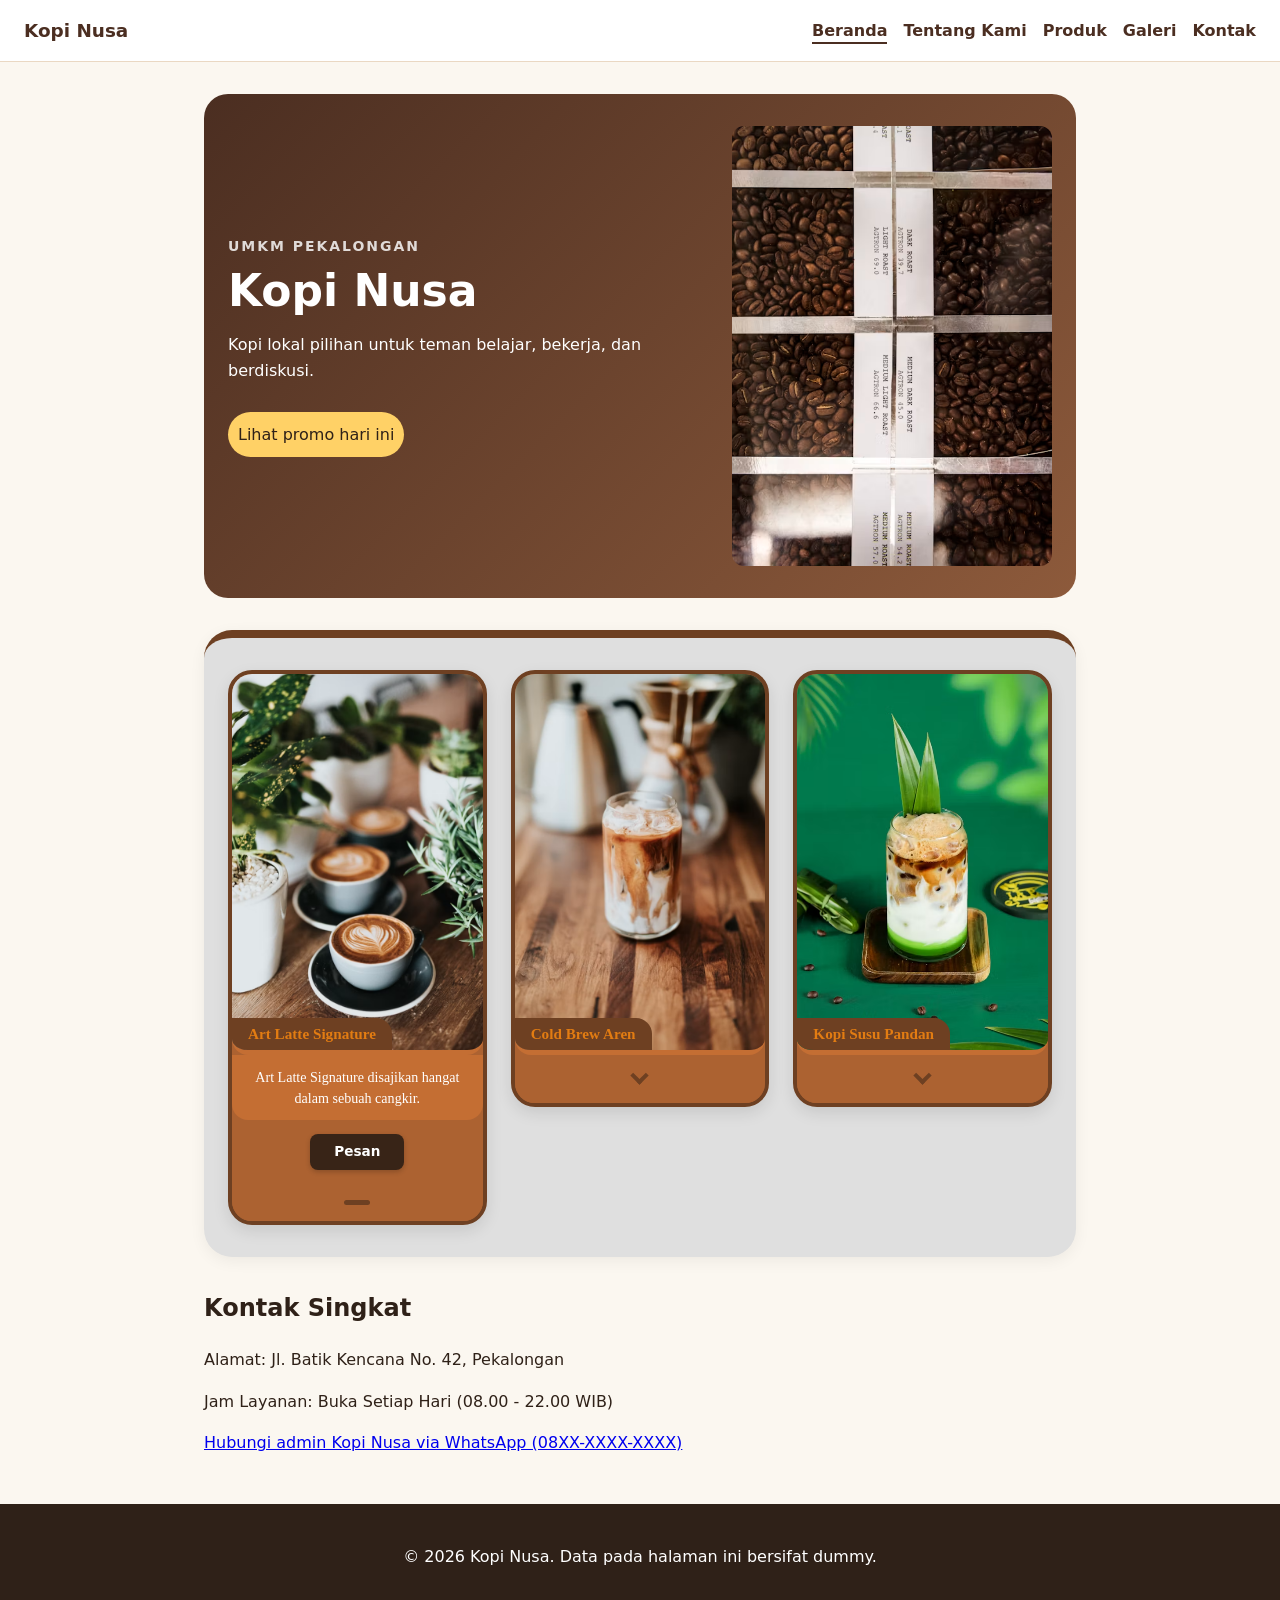
<file: index.html>
<!DOCTYPE html>
<html lang="id">
<head>
    <meta charset="UTF-8"/>
    <meta name="viewport" content="width=device-width, initial-scale=1">
    <title>Kopi Nusa - Beranda</title>
    <link rel="stylesheet" href="css/style.css">
    <script src="js/app.js" defer></script>
</head>
<body>
    <a href="#konten" class="skip-link">Lewati ke konten utama</a>

    <header class="site-header">
        <a class="brand" href="index.html">Kopi Nusa</a>
        <nav class="nav" aria-label="Navigasi utama">
            <ul>
                <li><a aria-current="page" href="index.html">Beranda</a></li>
                <li><a href="tentang.html">Tentang Kami</a></li>
                <li><a href="produk.html">Produk</a></li>
                <li><a href="galeri.html">Galeri</a></li>
                <li><a href="kontak.html">Kontak</a></li>
            </ul>
        </nav>
    </header>

    <main id="konten" class="page">
        <section class="hero" aria-labelledby="hero-title">
            <div class="hero-content">
                <p class="eyebrow">UMKM Pekalongan</p>
                <h1 id="hero-title">Kopi Nusa</h1>
                <p>Kopi lokal pilihan untuk teman belajar, bekerja, dan berdiskusi.</p>
                <button id="promoButton" type="button">Lihat promo hari ini</button>
            </div>
            <img class="hero-image" src="assets/images/etalase-kopi.png" alt="Etalase Kopi Nusa berisi kemasan kopi lokal" width="800" height="600" />
        </section>

        <section class="featured-section" aria-label="Daftar Produk Unggulan">
            <div class="product-container">
                <div class="product-grid">
                    
                    <article class="product-card">
                        <div class="card-image-box">
                            <img src="assets/images/art-latte.png" alt="Secangkir Art Latte Signature hangat" width="400" height="600" loading="lazy" />
                            <div class="card-title-banner">
                                <h3>Art Latte Signature</h3>
                            </div>
                        </div>
                        <div class="card-body">
                            <p>Art Latte Signature disajikan hangat dalam sebuah cangkir.</p>
                            <a href="kontak.html" class="btn-pesan">Pesan</a>
                        </div>
                        <div class="card-footer-toggle">
                            <button type="button" class="btn-toggle" aria-expanded="true" aria-label="Toggle detail Art Latte Signature">
                                <span class="icon-arrow">&#9660;</span>
                            </button>
                        </div>
                    </article>

                    <article class="product-card collapsed">
                        <div class="card-image-box">
                            <img src="assets/images/aren-cold-brew.png" alt="Es Cold Brew Aren segar" width="400" height="600" loading="lazy" />
                            <div class="card-title-banner">
                                <h3>Cold Brew Aren</h3>
                            </div>
                        </div>
                        <div class="card-body">
                            <p>Cold Brew dingin segar dipadukan dengan manis legit gula aren khas Nusantara.</p>
                            <a href="kontak.html" class="btn-pesan">Pesan</a>
                        </div>
                        <div class="card-footer-toggle">
                            <button type="button" class="btn-toggle" aria-expanded="false" aria-label="Toggle detail Cold Brew Aren">
                                <span class="icon-arrow">&#9660;</span>
                            </button>
                        </div>
                    </article>

                    <article class="product-card collapsed">
                        <div class="card-image-box">
                            <img src="assets/images/kopi-susu-pandan.png" 
                                 srcset="assets/images/kopi-susu-pandan.png 400w, assets/images/kopi-susu-pandan.png 800w" 
                                 sizes="(max-width: 600px) 400px, 800px" 
                                 alt="Es kopi susu dengan sirup pandan"
                                 width="400" 
                                 height="600" 
                                 loading="lazy" />
                            <div class="card-title-banner">
                                <h3>Kopi Susu Pandan</h3>
                            </div>
                        </div>
                        <div class="card-body">
                            <p>Es Kopi Susu lembut dengan aroma dan rasa sirup pandan asli yang menyegarkan.</p>
                            <a href="kontak.html" class="btn-pesan">Pesan</a>
                        </div>
                        <div class="card-footer-toggle">
                            <button type="button" class="btn-toggle" aria-expanded="false" aria-label="Toggle detail Kopi Susu Pandan">
                                <span class="icon-arrow">&#9660;</span>
                            </button>
                        </div>
                    </article>

                </div>
            </div>
        </section>

        <section id="kontak-singkat" aria-labelledby="kontak-heading">
            <h2 id="kontak-heading">Kontak Singkat</h2>
            <p>Alamat: Jl. Batik Kencana No. 42, Pekalongan</p>
            <p>Jam Layanan: Buka Setiap Hari (08.00 - 22.00 WIB)</p>
            <p>
                <a href="https://wa.me/+6287643467357" target="_blank" rel="noopener noreferrer">Hubungi admin Kopi Nusa via WhatsApp (08XX-XXXX-XXXX)</a>
            </p>
        </section>
    </main>

    <footer class="site-footer">
        <p>&copy; 2026 Kopi Nusa. Data pada halaman ini bersifat dummy.</p>
    </footer>

    <script src="js/script.js"></script>
</body>
</html>
</file>
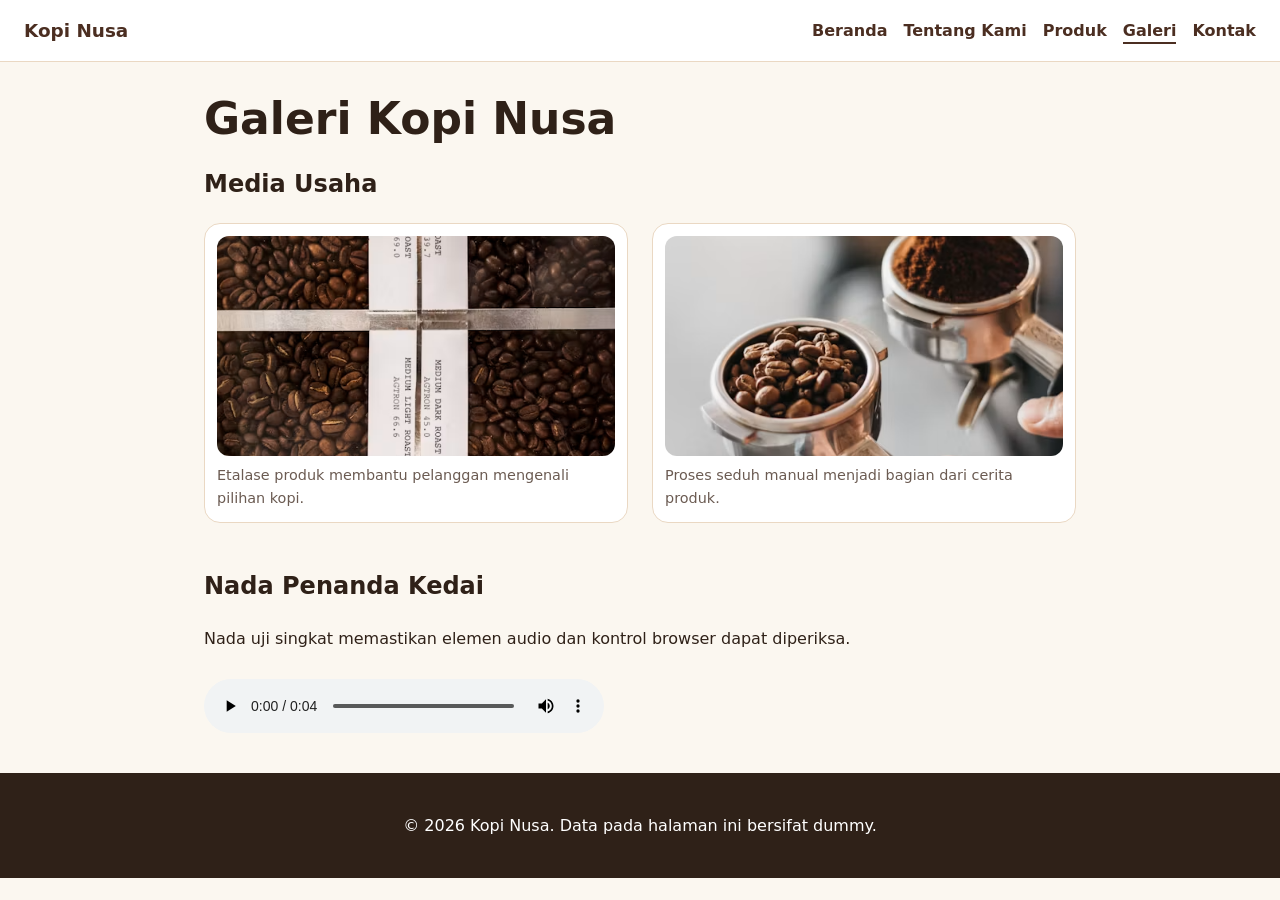
<file: galeri.html>
<!DOCTYPE html>
<html lang="id">
<head>
    <meta charset="utf-8" />
    <meta name="viewport" content="width=device-width, initial-scale=1" />
    <title>Galeri Kopi Nusa - Website UMKM</title>
    <link rel="stylesheet" href="css/style.css" />
    <script src="js/app.js" defer></script>
</head>
<body>
    <a class="skip-link" href="#konten">Lewati ke konten utama</a>
    <header class="site-header">
        <a class="brand" href="index.html">Kopi Nusa</a>
        <nav class="nav" aria-label="Navigasi utama">
            <ul>
                <li><a href="index.html">Beranda</a></li>
                <li><a href="tentang.html">Tentang Kami</a></li>
                <li><a href="produk.html">Produk</a></li>
                <li><a aria-current="page" href="galeri.html">Galeri</a></li>
                <li><a href="kontak.html">Kontak</a></li>
            </ul>
        </nav>
    </header>
    <main id="konten" class="page">
        <h1>Galeri Kopi Nusa</h1>
        
        <section aria-labelledby="media-title">
            <h2 id="media-title">Media Usaha</h2>
            <div class="gallery-grid">
                <figure class="media-card">
                    <img src="assets/images/etalase-kopi.png" alt="Etalase Kopi Nusa berisi kemasan kopi lokal" width="600" height="400" loading="lazy" />
                    <figcaption>Etalase produk membantu pelanggan mengenali pilihan kopi.</figcaption>
                </figure>
                <figure class="media-card">
                    <img src="assets/images/proses-seduh.png" alt="Barista menuang air panas ke dripper kopi" width="600" height="400" loading="lazy" />
                    <figcaption>Proses seduh manual menjadi bagian dari cerita produk.</figcaption>
                </figure>
            </div>
        </section>
        
        <section aria-labelledby="audio-title">
            <h2 id="audio-title">Nada Penanda Kedai</h2>
            <p id="audio-note">Nada uji singkat memastikan elemen audio dan kontrol browser dapat diperiksa.</p>
            <audio controls aria-describedby="audio-note" src="assets/sound/acumalaka.wav">
                Browser Anda tidak mendukung pemutar audio.
            </audio>
        </section>
    </main>
    <footer class="site-footer">
        <p>&copy; 2026 Kopi Nusa. Data pada halaman ini bersifat dummy.</p>
    </footer>
    <script src="js/script.js"></script>
</body>
</html>
</file>
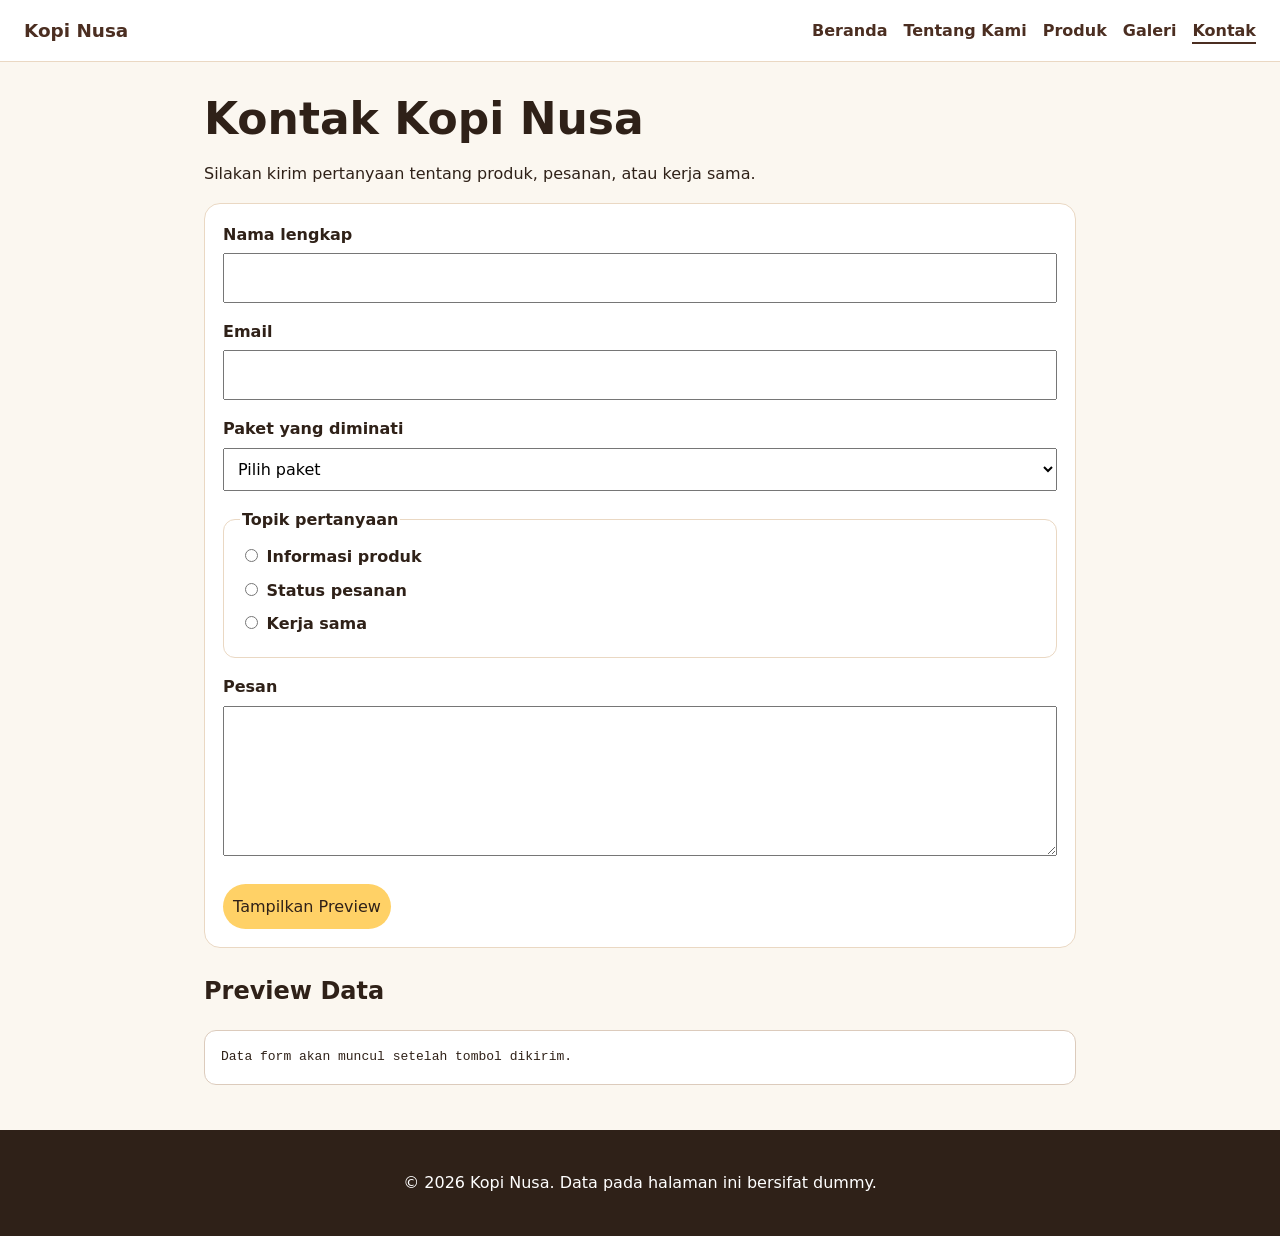
<file: kontak.html>
<!DOCTYPE html>
<html lang="id">
<head>
    <meta charset="UTF-8"/>
    <meta name="viewport" content="width=device-width, initial-scale=1">
    <title>Kontak Kopi Nusa - Website UMKM</title>
    <link rel="stylesheet" href="css/style.css">
    <script src="js/form.js" defer></script>
    <script src="js/app.js" defer></script>
</head>
<body>
    <a href="#konten" class="skip-link">Lewati ke konten utama</a>

    <header class="site-header">
        <a class="brand" href="index.html">Kopi Nusa</a>
        <nav class="nav" aria-label="Navigasi utama">
            <ul>
                <li><a href="index.html">Beranda</a></li>
                <li><a href="tentang.html">Tentang Kami</a></li>
                <li><a href="produk.html">Produk</a></li>
                <li><a href="galeri.html">Galeri</a></li>
                <li><a aria-current="page" href="kontak.html">Kontak</a></li>
            </ul>
        </nav>
    </header>

    <main id="konten" class="page">
        <h1>Kontak Kopi Nusa</h1>
        <p>Silakan kirim pertanyaan tentang produk, pesanan, atau kerja sama.</p>

        <form id="form-kontak" action="#" method="post">
            <div class="field">
                <label for="nama">Nama lengkap</label>
                <input id="nama" name="nama" type="text" autocomplete="name" required minlength="3" />
            </div>

            <div class="field">
                <label for="email">Email</label>
                <input id="email" name="email" type="email" autocomplete="email" required />
            </div>

            <div class="field">
                <label for="paket">Paket yang diminati</label>
                <select id="paket" name="paket" required>
                    <option value="">Pilih paket</option>
                    <option value="rumahan">Paket rumahan</option>
                    <option value="kantor">Paket kantor</option>
                    <option value="reseller">Paket reseller</option>
                </select>
            </div>

            <fieldset>
                <legend>Topik pertanyaan</legend>
                <label><input type="radio" name="topik" value="produk" required /> Informasi produk</label>
                <label><input type="radio" name="topik" value="pesanan" /> Status pesanan</label>
                <label><input type="radio" name="topik" value="kerja-sama" /> Kerja sama</label>
            </fieldset>

            <div class="field">
                <label for="pesan">Pesan</label>
                <textarea id="pesan" name="pesan" rows="5" required minlength="10"></textarea>
            </div>

            <button type="submit">Tampilkan Preview</button>
        </form>

        <section aria-labelledby="preview-title">
            <h2 id="preview-title">Preview Data</h2>
            <pre id="preview-form" aria-live="polite">Data form akan muncul setelah tombol dikirim.</pre>
        </section>
    </main>

    <footer class="site-footer">
        <p>&copy; 2026 Kopi Nusa. Data pada halaman ini bersifat dummy.</p>
    </footer>

    <script src="js/script.js"></script>
</body>
</html>
</file>
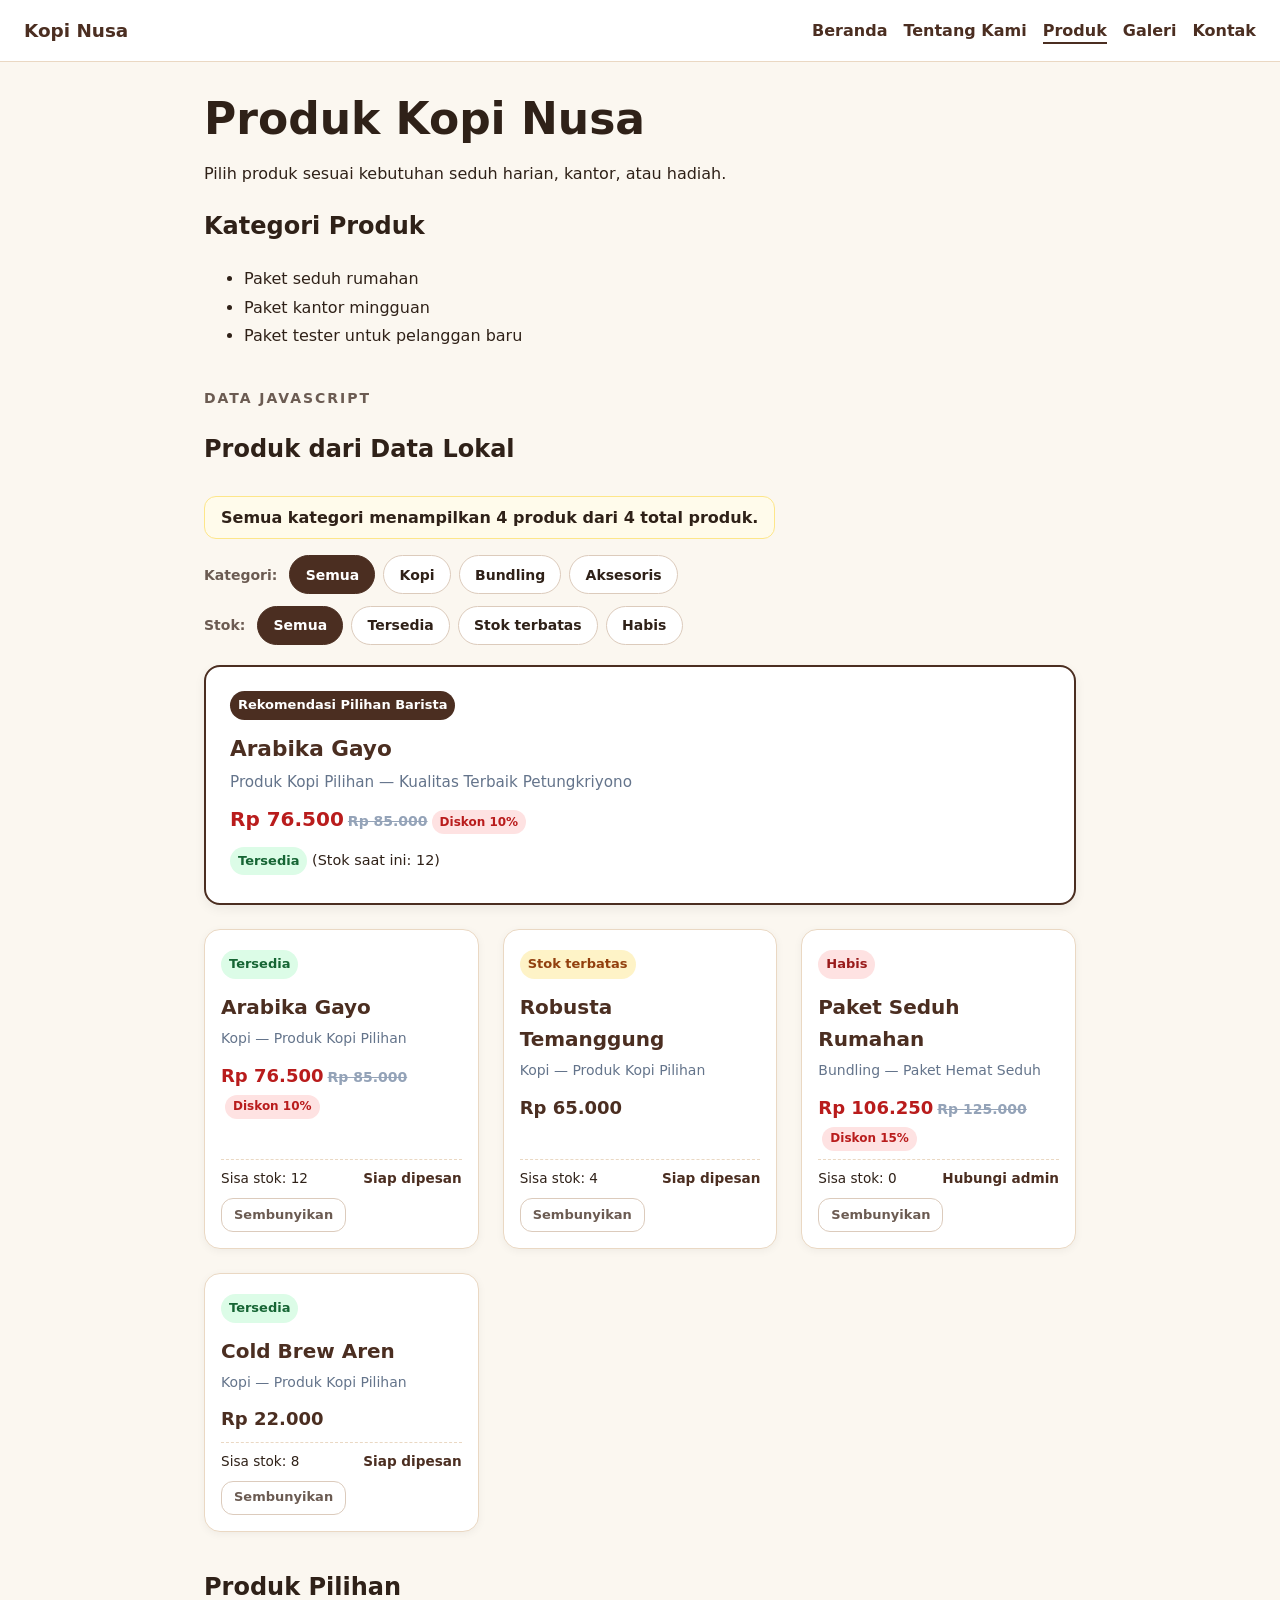
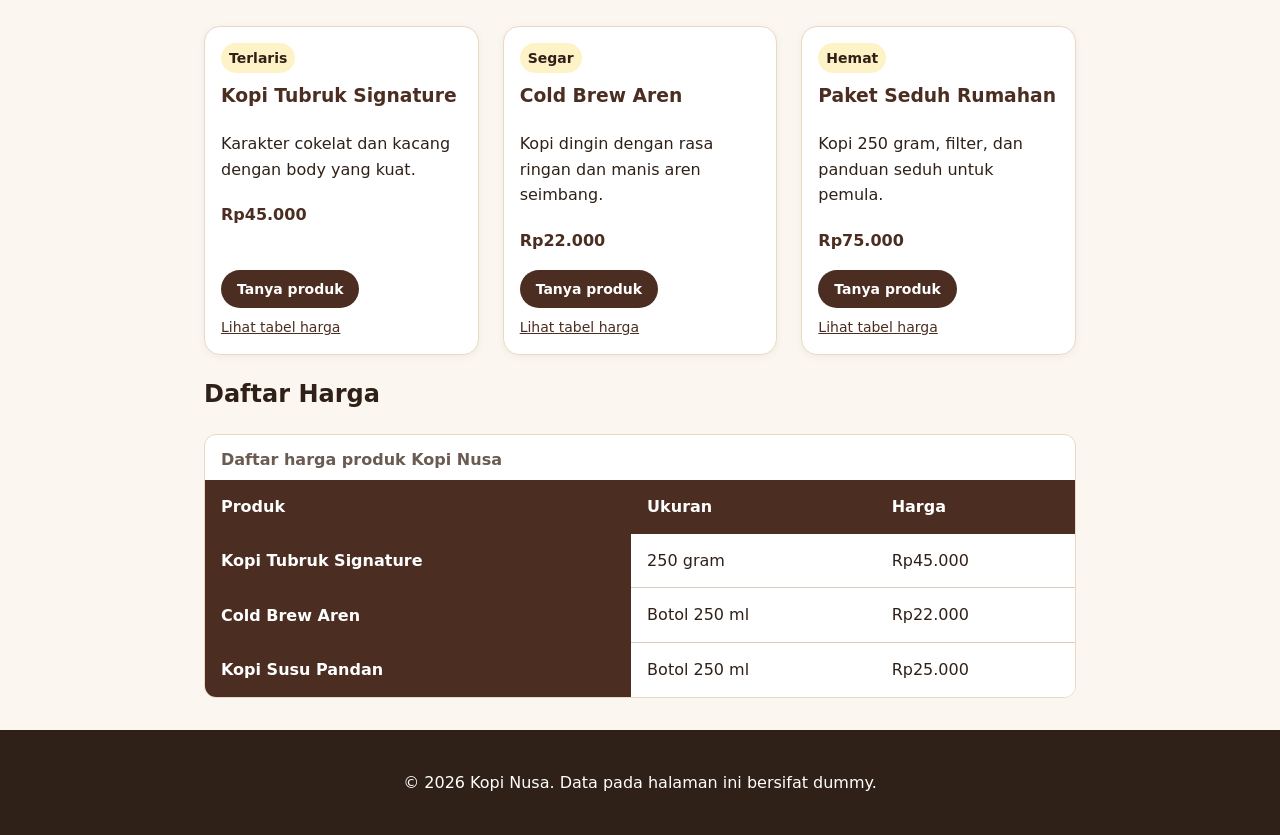
<file: produk.html>
<!DOCTYPE html>
<html lang="id">
<head>
    <meta charset="utf-8" />
    <meta name="viewport" content="width=device-width, initial-scale=1" />
    <title>Produk Kopi Nusa - Website UMKM</title>
    <link rel="stylesheet" href="css/style.css" />
    <script src="js/app.js" defer></script>
</head>
<body>
    <a class="skip-link" href="#konten">Lewati ke konten utama</a>
    <header class="site-header">
        <a class="brand" href="index.html">Kopi Nusa</a>
        <nav class="nav" aria-label="Navigasi utama">
            <ul>
                <li><a href="index.html">Beranda</a></li>
                <li><a href="tentang.html">Tentang Kami</a></li>
                <li><a aria-current="page" href="produk.html">Produk</a></li>
                <li><a href="galeri.html">Galeri</a></li>
                <li><a href="kontak.html">Kontak</a></li>
            </ul>
        </nav>
    </header>
    <main id="konten" class="page">
        <h1>Produk Kopi Nusa</h1>
        <p>Pilih produk sesuai kebutuhan seduh harian, kantor, atau hadiah.</p>
        
        <section aria-labelledby="kategori-title">
            <h2 id="kategori-title">Kategori Produk</h2>
            <ul>
                <li>Paket seduh rumahan</li>
                <li>Paket kantor mingguan</li>
                <li>Paket tester untuk pelanggan baru</li>
            </ul>
        </section>

        <section class="section" aria-labelledby="produk-dinamis-title">
            <div class="section-header">
                <p class="eyebrow">Data JavaScript</p>
                <h2 id="produk-dinamis-title">Produk dari Data Lokal</h2>
                <p id="produk-ringkasan" class="produk-status">Data produk akan dimuat melalui JavaScript.</p>
            </div>
            <div class="filter-bar" role="group" aria-label="Filter kategori produk">
                <span class="filter-label">Kategori:</span>
                <button type="button" class="filter-button is-active" data-filter="Semua">Semua</button>
                <button type="button" class="filter-button" data-filter="Kopi">Kopi</button>
                <button type="button" class="filter-button" data-filter="Bundling">Bundling</button>
                <button type="button" class="filter-button" data-filter="Aksesoris">Aksesoris</button>
            </div>
            <div class="filter-bar filter-bar-secondary" role="group" aria-label="Filter status stok produk">
                <span class="filter-label">Stok:</span>
                <button type="button" class="filter-button is-active" data-filter-stok="Semua">Semua</button>
                <button type="button" class="filter-button" data-filter-stok="Tersedia">Tersedia</button>
                <button type="button" class="filter-button" data-filter-stok="Stok terbatas">Stok terbatas</button>
                <button type="button" class="filter-button" data-filter-stok="Habis">Habis</button>
            </div>
            <div id="produk-unggulan" class="js-featured-card"></div>
            <div id="produk-dinamis" class="js-product-grid" aria-live="polite"></div>
        </section>

        <section aria-labelledby="produk-pilihan-title">
            <h2 id="produk-pilihan-title">Produk Pilihan</h2>
            <div class="product-grid">
                <article class="product-card">
                    <span class="product-badge">Terlaris</span>
                    <h3>Kopi Tubruk Signature</h3>
                    <p>Karakter cokelat dan kacang dengan body yang kuat.</p>
                    <p class="price">Rp45.000</p>
                    <div class="card-actions">
                        <a class="button" href="kontak.html">Tanya produk</a>
                        <a href="#harga-title">Lihat tabel harga</a>
                    </div>
                </article>

                <article class="product-card">
                    <span class="product-badge">Segar</span>
                    <h3>Cold Brew Aren</h3>
                    <p>Kopi dingin dengan rasa ringan dan manis aren seimbang.</p>
                    <p class="price">Rp22.000</p>
                    <div class="card-actions">
                        <a class="button" href="kontak.html">Tanya produk</a>
                        <a href="#harga-title">Lihat tabel harga</a>
                    </div>
                </article>

                <article class="product-card">
                    <span class="product-badge">Hemat</span>
                    <h3>Paket Seduh Rumahan</h3>
                    <p>Kopi 250 gram, filter, dan panduan seduh untuk pemula.</p>
                    <p class="price">Rp75.000</p>
                    <div class="card-actions">
                        <a class="button" href="kontak.html">Tanya produk</a>
                        <a href="#harga-title">Lihat tabel harga</a>
                    </div>
                </article>
            </div>
        </section>

        <section aria-labelledby="harga-title">
            <h2 id="harga-title">Daftar Harga</h2>
            <div class="table-container" tabindex="0" role="region" aria-labelledby="harga-caption">
                <table>
                    <caption id="harga-caption">Daftar harga produk Kopi Nusa</caption>
                    <thead>
                        <tr>
                            <th scope="col">Produk</th>
                            <th scope="col">Ukuran</th>
                            <th scope="col">Harga</th>
                        </tr>
                    </thead>
                    <tbody>
                        <tr>
                            <th scope="row">Kopi Tubruk Signature</th>
                            <td>250 gram</td>
                            <td>Rp45.000</td>
                        </tr>
                        <tr>
                            <th scope="row">Cold Brew Aren</th>
                            <td>Botol 250 ml</td>
                            <td>Rp22.000</td>
                        </tr>
                        <tr>
                            <th scope="row">Kopi Susu Pandan</th>
                            <td>Botol 250 ml</td>
                            <td>Rp25.000</td>
                        </tr>
                    </tbody>
                </table>
            </div>
        </section>
    </main>

    <footer class="site-footer">
        <p>&copy; 2026 Kopi Nusa. Data pada halaman ini bersifat dummy.</p>
    </footer>
    
    <script src="js/script.js"></script>
</body>
</html>
</file>
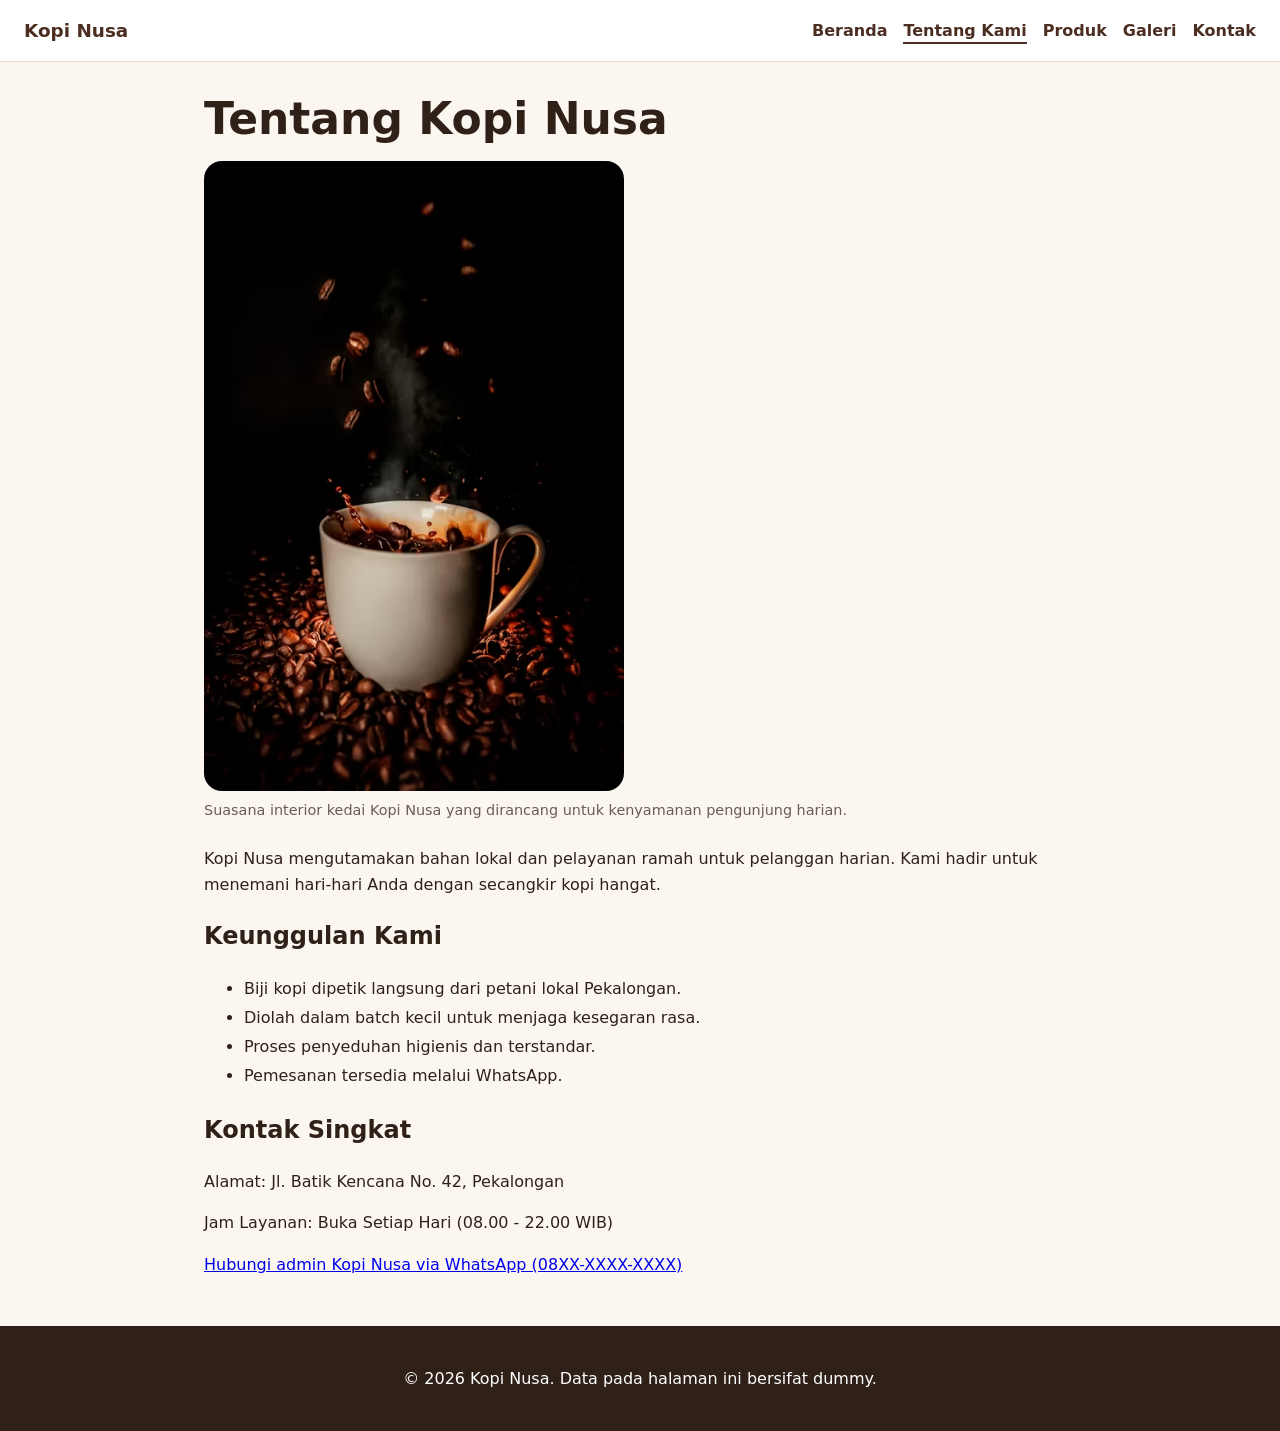
<file: tentang.html>
<!DOCTYPE html>
<html lang="id">
<head>
    <meta charset="UTF-8"/>
    <meta name="viewport" content="width=device-width, initial-scale=1">
    <title>Tentang Kami - Kopi Nusa</title>
    <link rel="stylesheet" href="css/style.css">
    <script src="js/app.js" defer></script>
</head>
<body>
    <a href="#konten" class="skip-link">Lewati ke konten utama</a>

    <header class="site-header">
        <a class="brand" href="index.html">Kopi Nusa</a>
        <nav class="nav" aria-label="Navigasi utama">
            <ul>
                <li><a href="index.html">Beranda</a></li>
                <li><a aria-current="page" href="tentang.html">Tentang Kami</a></li>
                <li><a href="produk.html">Produk</a></li>
                <li><a href="galeri.html">Galeri</a></li>
                <li><a href="kontak.html">Kontak</a></li>
            </ul>
        </nav>
    </header>

    <main id="konten" class="page">
        <section id="profil" aria-labelledby="profil-title">
            <h1 id="profil-title">Tentang Kopi Nusa</h1>
            
            <figure>
                <img class="profile-image" src="assets/images/profil.png" alt="Area tempat duduk pelanggan di Kopi Nusa dengan desain interior kayu bergaya industrial" width="600" height="400" loading="lazy" />
                <figcaption>Suasana interior kedai Kopi Nusa yang dirancang untuk kenyamanan pengunjung harian.</figcaption>
            </figure>
            
            <p>Kopi Nusa mengutamakan bahan lokal dan pelayanan ramah untuk pelanggan harian. Kami hadir untuk menemani hari-hari Anda dengan secangkir kopi hangat.</p>
        </section>

        <section aria-labelledby="keunggulan-title">
            <h2 id="keunggulan-title">Keunggulan Kami</h2>
            <ul>
                <li>Biji kopi dipetik langsung dari petani lokal Pekalongan.</li>
                <li>Diolah dalam batch kecil untuk menjaga kesegaran rasa.</li>
                <li>Proses penyeduhan higienis dan terstandar.</li>
                <li>Pemesanan tersedia melalui WhatsApp.</li>
            </ul>
        </section>

        <section id="kontak-singkat" aria-labelledby="kontak-heading">
            <h2 id="kontak-heading">Kontak Singkat</h2>
            <p>Alamat: Jl. Batik Kencana No. 42, Pekalongan</p>
            <p>Jam Layanan: Buka Setiap Hari (08.00 - 22.00 WIB)</p>
            <p>
                <a href="https://wa.me/+6287643467357" target="_blank" rel="noopener noreferrer">Hubungi admin Kopi Nusa via WhatsApp (08XX-XXXX-XXXX)</a>
            </p>
        </section>
    </main>

    <footer class="site-footer">
        <p>&copy; 2026 Kopi Nusa. Data pada halaman ini bersifat dummy.</p>
    </footer>

    <script src="js/script.js"></script>
</body>
</html>
</file>
<file: css/style.css>
:root {
  --color-bg: #fbf7f0;
  --color-text: #2f2118;
  --color-primary: #4b2e21;
  --color-primary-gradient-end: #8d5a3b;
  --color-primary-hover: #361f15;
  --color-primary-strong: #2f2118;
  --color-muted: #6b5b52;
  --color-surface: #ffffff;
  --color-border: #ead8c3;
  --color-border-subtle: #dccbbc;
  --color-focus: #2563eb;
  --color-accent: #ffd166;

  --space-1: 4px;
  --space-2: 8px;
  --space-3: 16px;
  --space-4: 24px;
  --space-5: 32px;

  --container-max-width: 920px;
  --radius-sm: 8px;
  --radius-md: 12px;
  --radius-lg: 16px;
  --radius-xl: 24px;
  --radius-full: 999px;

  --font-base: system-ui, -apple-system, BlinkMacSystemFont, "Segoe UI", sans-serif;
}

*,
*::before,
*::after {
  box-sizing: border-box;
}

body {
  margin: 0;
  background: var(--color-bg);
  color: var(--color-text);
  font-family: var(--font-base);
  line-height: 1.6;
}

main.page {
  width: min(100%, var(--container-max-width));
  margin: 0 auto;
  padding: clamp(16px, 4vw, 32px) clamp(12px, 3.5vw, 24px);
}

.skip-link { 
  position: absolute; 
  left: -9999px; 
  padding: 8px 12px; 
  color: var(--color-surface); 
  background: var(--color-text); 
  z-index: 1000;
}

.skip-link:focus { 
  top: 8px; 
  left: 8px; 
}

a:focus-visible, 
button:focus-visible, 
input:focus-visible, 
select:focus-visible, 
textarea:focus-visible { 
  outline: 3px solid var(--color-focus); 
  outline-offset: 2px; 
}

.site-header {
  position: sticky;
  top: 0;
  z-index: 100;
  width: 100%;
  padding: clamp(12px, 3vw, 16px) clamp(12px, 3.5vw, 24px);
  background: var(--color-surface);
  border-bottom: 1px solid var(--color-border);
  display: flex;
  flex-direction: column;
  gap: var(--space-2);
  align-items: center;
  text-align: center;
}

.brand {
  margin-bottom: 0;
  color: var(--color-primary);
  font-weight: 800;
  font-size: 1.15rem;
  text-decoration: none;
  flex-shrink: 0;
}

.nav {
  display: flex;
  justify-content: center;
  width: 100%;
}

.nav ul {
  display: flex;
  gap: var(--space-2);
  flex-wrap: wrap;
  justify-content: center;
  list-style: none;
  margin: 0;
  padding: 0;
}

.nav li {
  margin: 0;
}

.nav a {
  color: var(--color-primary);
  font-weight: 700;
  text-decoration: none;
  transition: opacity 0.2s ease;
}

.nav a:hover {
  opacity: 0.7;
}

.nav a[aria-current="page"] { 
  font-weight: 800;
  border-bottom: 2px solid var(--color-primary); 
  padding-bottom: 2px;
}

.hero {
  display: grid;
  grid-template-columns: 1fr;
  gap: var(--space-3);
  align-items: center;
  padding: clamp(20px, 5vw, 36px) clamp(16px, 4vw, 28px);
  border-radius: var(--radius-lg);
  background: linear-gradient(135deg, var(--color-primary), var(--color-primary-gradient-end));
  color: var(--color-surface);
}

.hero-image {
  width: 100%;
  border-radius: var(--radius-md);
  display: block;
  object-fit: cover;
}

.eyebrow {
  margin: 0 0 8px;
  font-size: 0.875rem;
  font-weight: 800;
  letter-spacing: 0.14em;
  text-transform: uppercase;
  color: var(--color-muted);
}

.hero .eyebrow {
  color: inherit;
  opacity: 0.82;
}

h1 {
  margin: 0 0 16px 0;
  font-size: clamp(1.75rem, 5vw, 2.75rem);
  line-height: 1.15;
}

.products {
  padding-left: 1.2rem;
}

.profile-image {
  width: 100%;
  max-width: 420px;
  border-radius: 18px;
  object-fit: cover;
}

main ul {
  line-height: 1.8;
}

button {
  padding: 12px 18px;
  margin-top: 12px;
  color: var(--color-text);
  font-weight: 700;
  cursor: pointer;
  background: var(--color-accent);
  border: 0;
  border-radius: var(--radius-full);
}

form {
  background: var(--color-surface);
  border: 1px solid var(--color-border);
  border-radius: var(--radius-lg);
  padding: 18px;
  margin-bottom: 24px;
}

.field {
  display: block;
  margin-bottom: 16px;
}

.field label {
  display: block;
  margin-bottom: 6px;
}

.field input,
.field select,
.field textarea {
  display: block;
  width: 100%;
  margin-top: 6px;
}

label,
legend {
  font-weight: 700;
}

input,
select,
textarea,
button {
  font: inherit;
  padding: 10px;
}

fieldset {
  display: block;
  margin: 0 0 16px;
  padding: 12px 16px;
  border: 1px solid var(--color-border);
  border-radius: var(--radius-md);
}

fieldset label {
  display: block;
  margin-bottom: 8px;
}

#preview-form {
  padding: 16px;
  white-space: pre-wrap;
  background: var(--color-surface);
  border: 1px solid var(--color-border-subtle);
  border-radius: var(--radius-md);
}

img { 
  max-width: 100%; 
  height: auto; 
  display: block;
}

figure { 
  margin: 0 0 24px; 
}

figcaption { 
  margin-top: 8px; 
  color: var(--color-muted); 
  font-size: 0.9rem;
}

audio {
  width: 100%;
  max-width: 400px;
  margin-top: 12px;
}

.table-container {
  width: 100%;
  overflow-x: auto;
  -webkit-overflow-scrolling: touch;
  border-radius: var(--radius-md);
  margin-top: 16px;
  border: 1px solid var(--color-border);
  background: var(--color-surface);
}

.table-container:focus-visible {
  outline: 3px solid var(--color-focus);
  outline-offset: 2px;
}

table { 
  width: 100%; 
  min-width: 480px;
  border-collapse: separate; 
  border-spacing: 0;
  background: var(--color-surface);
  border: none;
  overflow: hidden;
  margin: 0;
}

caption { 
  padding: 12px 16px 8px;
  margin-bottom: 0; 
  font-weight: 700; 
  text-align: left; 
  color: var(--color-muted);
}

th,
td { 
  padding: 14px 16px; 
  text-align: left; 
  border-bottom: 1px solid var(--color-border-subtle); 
}

th {
  background-color: var(--color-primary);
  color: var(--color-surface);
  font-weight: 700;
  border-bottom: none;
}

tbody tr:last-child td {
  border-bottom: none;
}

tbody tr:hover {
  background-color: var(--color-bg);
  transition: background-color 0.2s ease;
}

.site-footer {
  padding: 24px;
  background: var(--color-text);
  color: var(--color-surface);
  text-align: center;
}

.product-grid {
  display: grid;
  grid-template-columns: 1fr;
  gap: var(--space-3);
  align-items: stretch;
}

.gallery-grid {
  display: grid;
  grid-template-columns: 1fr;
  gap: var(--space-3);
  align-items: start;
}

.product-card {
  display: flex;
  flex-direction: column;
  position: relative;
  width: 100%;
  max-width: 100%;
  margin: 0;
  font-size: 1rem;
  text-align: left;
  background: var(--color-surface);
  border: 1px solid var(--color-border);
  border-radius: var(--radius-lg);
  padding: var(--space-3);
  box-shadow: 0 2px 8px rgba(0, 0, 0, 0.05);
}

.product-card h3 {
  margin: var(--space-2) 0 var(--space-1);
  color: var(--color-primary);
}

.product-card .price {
  font-weight: 700;
  color: var(--color-primary);
  margin: var(--space-1) 0 var(--space-3);
}

.product-badge {
  align-self: flex-start;
  padding: 0.25rem var(--space-2);
  color: var(--color-primary-strong);
  font-size: 0.875rem;
  font-weight: 800;
  background: #fef3c7;
  border-radius: 999px;
}

.card-actions {
  display: flex;
  gap: var(--space-2);
  align-items: center;
  flex-wrap: wrap;
  margin-top: auto;
}

.card-actions a.button {
  display: inline-block;
  padding: 8px 16px;
  background: var(--color-primary);
  color: var(--color-surface);
  text-decoration: none;
  font-weight: 700;
  font-size: 0.875rem;
  border-radius: var(--radius-full);
  transition: background-color 0.2s ease;
}

.card-actions a.button:hover {
  background: var(--color-primary-hover);
}

.card-actions a:not(.button) {
  color: var(--color-primary);
  font-size: 0.875rem;
  text-decoration: underline;
}

.featured-section {
  max-width: 100%;
  margin: clamp(20px, 4vw, 32px) 0;
  position: relative;
  z-index: 1;
}

.featured-section .product-container {
  background-color: #dfdfdf;
  border-top: 8px solid #6e4022;
  border-radius: clamp(16px, 4vw, 28px);
  padding: clamp(18px, 4vw, 32px) clamp(14px, 3.5vw, 24px);
  margin: clamp(16px, 3.5vw, 28px) 0;
  box-shadow: 0 4px 16px rgba(0, 0, 0, 0.06);
}

.featured-section .product-grid {
  align-items: start;
}

.featured-section .product-card {
  height: auto;
  align-self: start;
  background-color: #ac6231;
  border: 4px solid #6e4022;
  border-radius: 24px;
  padding: 0;
  overflow: hidden;
  box-shadow: 0 6px 16px rgba(0, 0, 0, 0.1);
  transition: box-shadow 0.25s ease;
}

.card-image-box {
  position: relative;
  width: 100%;
  overflow: hidden;
  border-radius: 0 0 16px 16px;
  border-bottom: 5px solid #c46e33;
}

.card-image-box img {
  width: 100%;
  aspect-ratio: 2 / 3;
  object-fit: cover;
  display: block;
}

.card-title-banner {
  position: absolute;
  bottom: 0;
  left: 0;
  right: auto;
  background-color: #6e4022;
  border-radius: 0 16px 0 0;
  padding: 6px 16px;
  z-index: 2;
  max-width: 85%;
  box-sizing: border-box;
}

.card-title-banner h3 {
  margin: 0;
  color: #e27c12;
  font-family: Georgia, "Times New Roman", serif;
  font-size: 0.95rem;
  font-weight: 600;
  line-height: 1.3;
}

.card-body {
  display: flex;
  flex-direction: column;
  align-items: center;
  padding: 0 0 14px;
  background-color: #ac6231;
}

.card-body p {
  width: 100%;
  margin: 0 0 14px;
  background-color: #c46e33;
  color: #ffffff;
  font-family: Georgia, "Times New Roman", serif;
  font-size: 0.88rem;
  line-height: 1.45;
  text-align: center;
  padding: 12px 16px;
  box-sizing: border-box;
  border-radius: 0 0 16px 16px;
}

.btn-pesan {
  display: inline-block;
  background-color: #382417;
  color: #ffffff;
  padding: 7px 24px;
  border-radius: 8px;
  text-decoration: none;
  font-weight: 700;
  font-size: 0.85rem;
  font-family: system-ui, -apple-system, BlinkMacSystemFont, "Segoe UI", Roboto, sans-serif;
  transition: background-color 0.2s ease, transform 0.15s ease;
  box-shadow: 0 2px 5px rgba(0, 0, 0, 0.2);
}

.btn-pesan:hover {
  background-color: #211209;
  transform: translateY(-1px);
}

.card-footer-toggle {
  display: flex;
  justify-content: center;
  align-items: center;
  padding: 8px 0 10px;
  background-color: #ac6231;
}

.btn-toggle {
  background: transparent;
  border: none;
  cursor: pointer;
  padding: 6px 16px;
  margin: 0;
  display: inline-flex;
  align-items: center;
  justify-content: center;
  outline: none;
}

.btn-toggle:focus-visible {
  outline: 2px solid #ffffff;
  border-radius: 4px;
}

.icon-arrow {
  display: inline-block;
  font-size: 0;
  line-height: 0;
  color: transparent;
  transition: all 0.2s ease;
}

.product-card.collapsed .card-body {
  display: none;
}

.product-card.collapsed .icon-arrow {
  width: 13px;
  height: 13px;
  border-right: 4px solid #6e4022;
  border-bottom: 4px solid #6e4022;
  border-left: none;
  border-top: none;
  transform: rotate(45deg);
  margin-bottom: 5px;
}

.product-card:not(.collapsed) .icon-arrow {
  width: 26px;
  height: 5px;
  background-color: #6e4022;
  border: none;
  border-radius: 3px;
  transform: none;
  margin-top: 2px;
}

.media-card {
  background: var(--color-surface);
  border: 1px solid var(--color-border);
  border-radius: var(--radius-lg);
  padding: 12px;
  overflow: hidden;
}

.media-card img {
  border-radius: var(--radius-md);
  width: 100%;
  height: 220px;
  object-fit: cover;
}

.section {
  margin: clamp(24px, 4vw, 36px) 0;
}

.section-header {
  margin-bottom: var(--space-3);
}

#produk-ringkasan {
  display: inline-block;
  margin: var(--space-2) 0 0;
  padding: 8px 16px;
  background-color: #fffbeb;
  border: 1px solid #fde68a;
  border-radius: var(--radius-md);
  font-weight: 600;
  color: var(--color-primary-strong);
}

.js-product-grid {
  display: grid;
  grid-template-columns: 1fr;
  gap: var(--space-3);
  align-items: stretch;
  margin-top: var(--space-3);
}

.js-product-card {
  display: flex;
  flex-direction: column;
  position: relative;
  width: 100%;
  max-width: 100%;
  margin: 0;
  font-size: 1rem;
  text-align: left;
  background: var(--color-surface);
  border: 1px solid var(--color-border);
  border-radius: var(--radius-lg);
  padding: var(--space-3);
  box-shadow: 0 2px 8px rgba(0, 0, 0, 0.05);
}

.js-product-card h3 {
  margin: var(--space-2) 0 var(--space-1);
  color: var(--color-primary);
  font-size: 1.25rem;
}

.js-product-card p {
  margin: var(--space-1) 0;
}

.js-product-card .price {
  font-weight: 700;
  color: var(--color-primary);
  font-size: 1.125rem;
  margin: var(--space-1) 0 var(--space-2);
}

.stock-badge {
  display: inline-block;
  align-self: flex-start;
  padding: 0.25rem var(--space-2);
  border-radius: var(--radius-full);
  font-size: 0.8125rem;
  font-weight: 700;
  background: #dcfce7;
  color: #166534;
  margin: var(--space-1) 0;
}

.stock-badge.warning {
  background: #fef3c7;
  color: #92400e;
}

.stock-badge.empty {
  background: #fee2e2;
  color: #991b1b;
}

.filter-bar {
  display: flex;
  flex-wrap: wrap;
  align-items: center;
  gap: 0.5rem;
  margin-block: 1rem 0.75rem;
}

.filter-bar-secondary {
  margin-block: 0 1.25rem;
}

.filter-label {
  font-size: 0.875rem;
  font-weight: 700;
  color: var(--color-muted);
  margin-right: 0.25rem;
}

.filter-button {
  margin-top: 0;
  border: 1px solid var(--color-border-subtle);
  border-radius: var(--radius-full);
  background: var(--color-surface);
  color: var(--color-text);
  padding: 0.45rem 0.95rem;
  font-size: 0.875rem;
  font-weight: 600;
  cursor: pointer;
  transition: background-color 0.2s ease, color 0.2s ease, border-color 0.2s ease;
}

.filter-button:hover,
.filter-button:focus-visible {
  border-color: var(--color-primary);
  color: var(--color-primary);
}

.filter-button.is-active {
  background: var(--color-primary);
  border-color: var(--color-primary);
  color: #ffffff;
}

.empty-state {
  grid-column: 1 / -1;
  border: 1px dashed #94a3b8;
  border-radius: var(--radius-lg);
  padding: 1.25rem;
  background: var(--color-surface);
  color: #475569;
  text-align: center;
  margin: 0;
}

.ghost-button {
  margin-top: var(--space-2);
  align-self: flex-start;
  background: transparent;
  border: 1px solid var(--color-border-subtle);
  border-radius: var(--radius-md);
  color: var(--color-muted);
  padding: 0.35rem 0.75rem;
  font-size: 0.8125rem;
  font-weight: 600;
  cursor: pointer;
  transition: border-color 0.2s ease, color 0.2s ease, background-color 0.2s ease;
}

.ghost-button:hover,
.ghost-button:focus-visible {
  border-color: #991b1b;
  color: #991b1b;
  background: #fef2f2;
}

.js-featured-card {
  background: var(--color-surface);
  border: 2px solid var(--color-primary);
  border-radius: var(--radius-lg);
  padding: var(--space-4);
  margin-top: var(--space-3);
  margin-bottom: var(--space-4);
  box-shadow: 0 4px 12px rgba(0, 0, 0, 0.06);
}

.js-featured-card .featured-badge {
  display: inline-block;
  background: var(--color-primary);
  color: #ffffff;
  font-size: 0.8125rem;
  font-weight: 700;
  padding: 0.25rem var(--space-2);
  border-radius: var(--radius-full);
  margin-bottom: var(--space-2);
}

.js-featured-card h3 {
  margin: var(--space-1) 0;
  color: var(--color-primary);
  font-size: 1.35rem;
}

.js-featured-card .category-text {
  margin: 0 0 var(--space-2);
  color: var(--color-text-muted, #64748b);
  font-size: 0.95rem;
}

.js-featured-card .price {
  font-size: 1.25rem;
  font-weight: 700;
  color: var(--color-primary);
  margin: var(--space-2) 0;
}

.js-featured-card .stock-info {
  margin: var(--space-2) 0 0;
  font-size: 0.9rem;
}

.promo-price {
  color: #b91c1c;
  font-weight: 700;
}

.original-price {
  text-decoration: line-through;
  color: #94a3b8;
  font-size: 0.875rem;
  margin-left: var(--space-1);
}

.discount-badge {
  display: inline-block;
  background: #fee2e2;
  color: #b91c1c;
  font-size: 0.75rem;
  font-weight: 700;
  padding: 0.15rem 0.5rem;
  border-radius: var(--radius-full);
  margin-left: var(--space-1);
}

.js-product-card .category-text {
  font-size: 0.875rem;
  color: #64748b;
  margin: 0 0 var(--space-2);
}

.js-product-card .card-footer {
  display: flex;
  justify-content: space-between;
  align-items: center;
  margin-top: auto;
  padding-top: var(--space-2);
  border-top: 1px dashed var(--color-border);
  font-size: 0.85rem;
}

.js-product-card .card-footer .action-tag {
  font-weight: 600;
  color: var(--color-primary);
}

@media (min-width: 42rem) {
  .site-header {
    flex-direction: row;
    justify-content: space-between;
    align-items: center;
    text-align: left;
    padding: 16px 24px;
  }

  .nav {
    justify-content: flex-end;
    width: auto;
  }

  .nav ul {
    gap: var(--space-3);
    justify-content: flex-end;
  }

  .hero {
    grid-template-columns: 1.2fr 0.8fr;
    gap: var(--space-4);
    border-radius: var(--radius-xl);
    padding: 32px 24px;
  }

  .gallery-grid {
    grid-template-columns: repeat(2, minmax(0, 1fr));
    gap: var(--space-4);
  }

  .product-grid,
  .js-product-grid {
    grid-template-columns: repeat(2, minmax(0, 1fr));
    gap: var(--space-4);
  }
}

@media (min-width: 58rem) {
  .product-grid,
  .js-product-grid {
    grid-template-columns: repeat(3, minmax(0, 1fr));
    gap: var(--space-4);
  }
}
</file>
